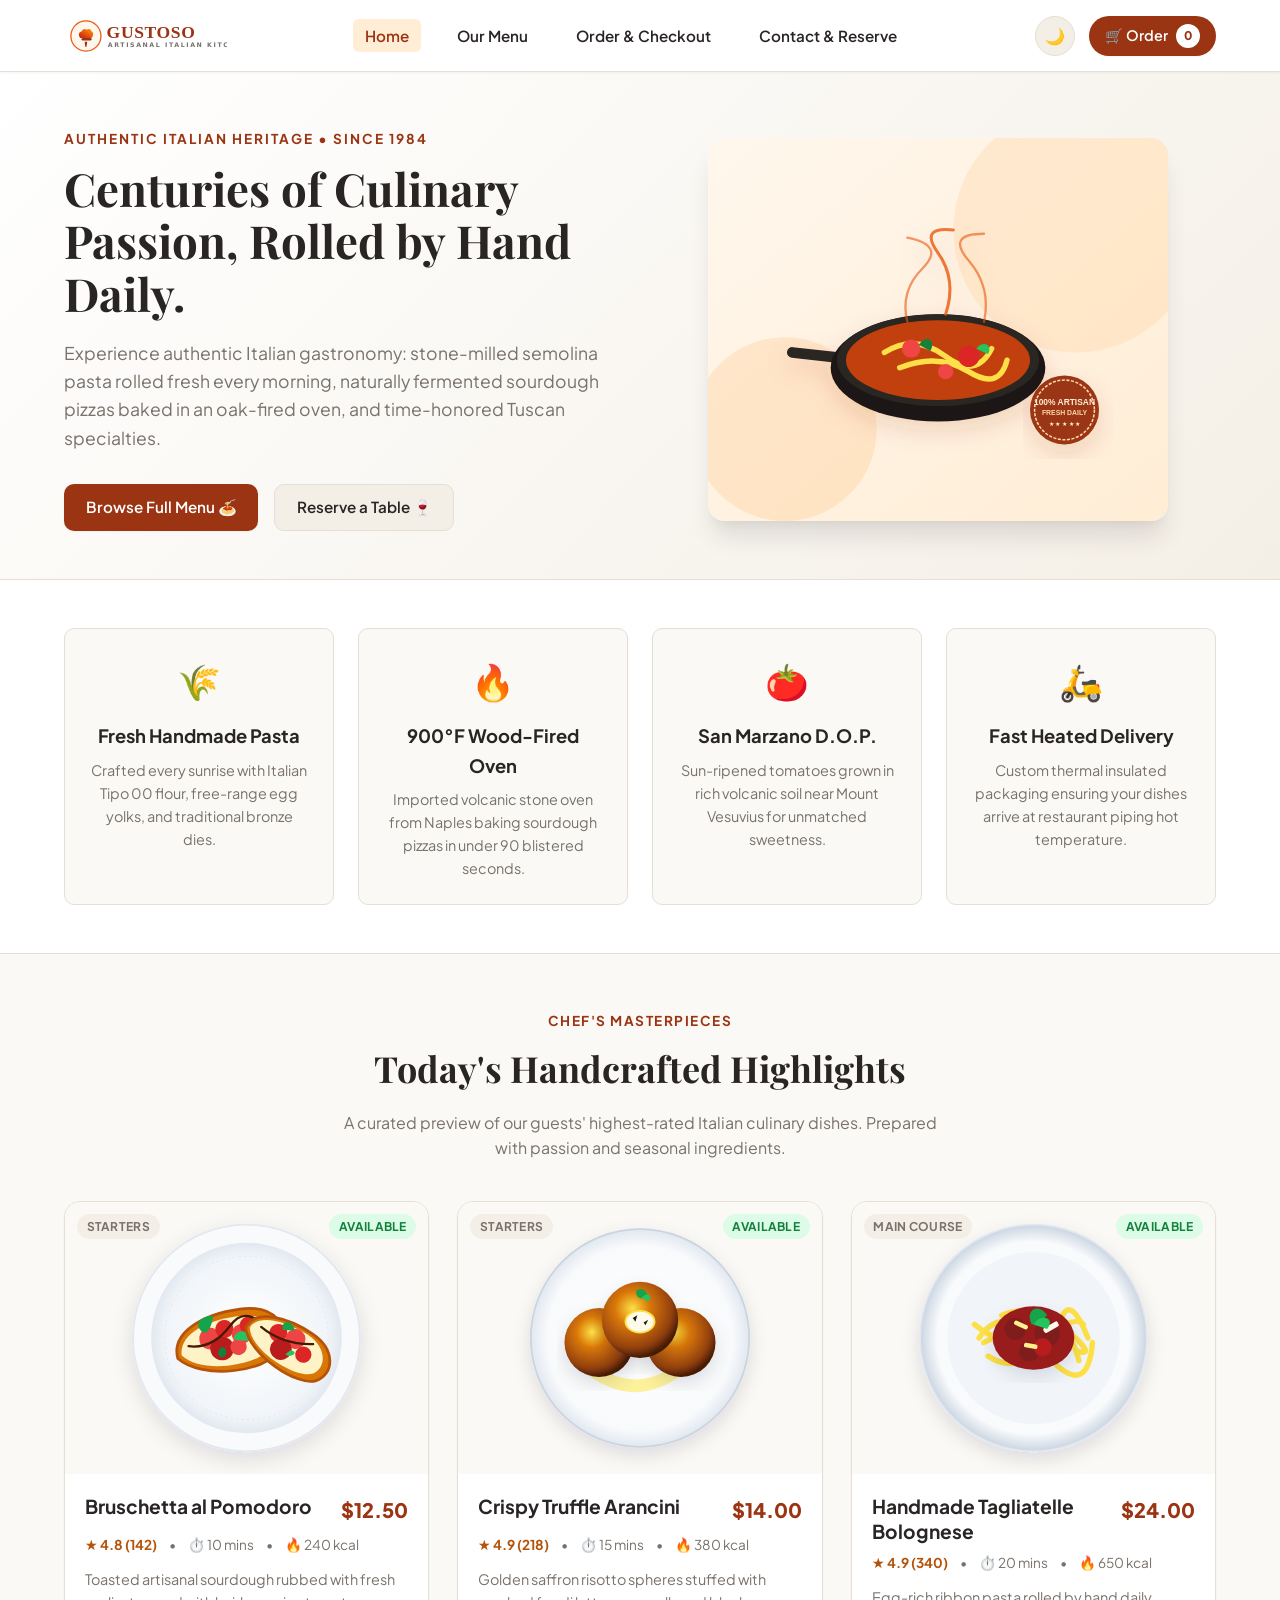
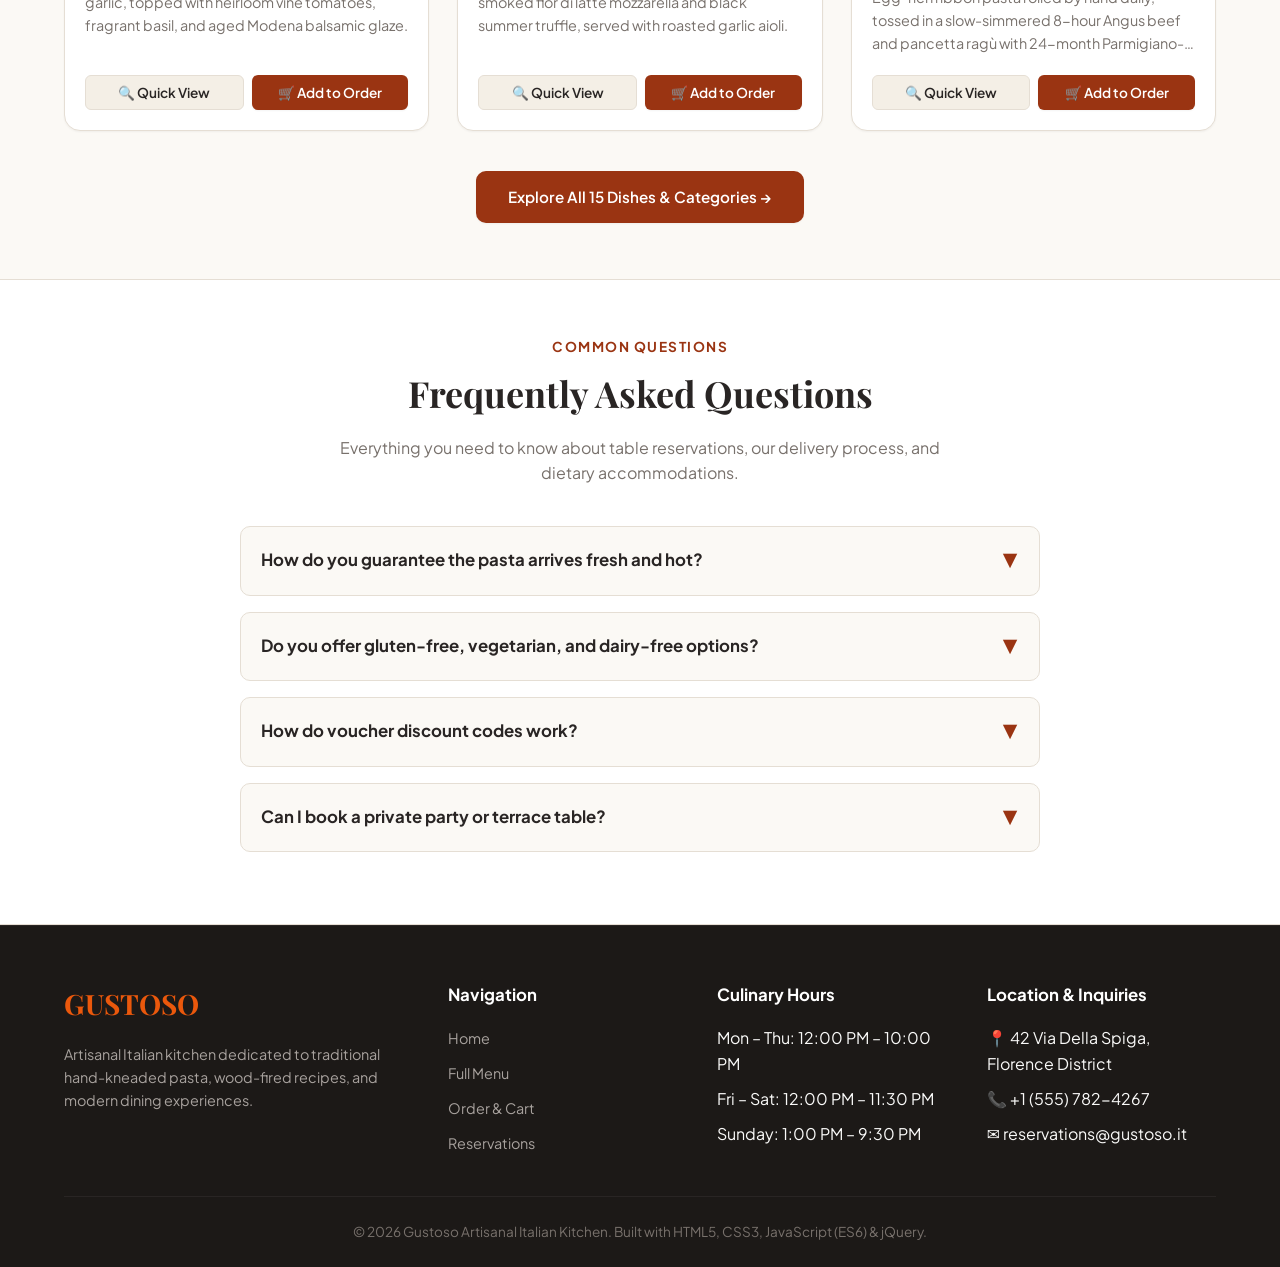
<file: index.html>
<!DOCTYPE html>
<html lang="en">
<head>
  <meta charset="UTF-8" />
  <meta name="viewport" content="width=device-width, initial-scale=1.0" />
  <meta name="description" content="Gustoso Artisanal Italian Kitchen - Authentic handcrafted pasta, wood-fired Neapolitan pizzas, and slow-braised Italian specialties made fresh daily." />
  <meta name="keywords" content="Italian restaurant, artisan pasta, wood-fired pizza, online food ordering, fine dining, trattoria" />
  <title>Gustoso | Artisanal Italian Kitchen &amp; Online Ordering</title>

  <!-- External Stylesheet strictly required -->
  <link rel="stylesheet" href="css/style.css" />

  <!-- Google Fonts for Editorial Typography -->
  <link rel="preconnect" href="https://fonts.googleapis.com" />
  <link rel="preconnect" href="https://fonts.gstatic.com" crossorigin />
  <link href="https://fonts.googleapis.com/css2?family=Playfair+Display:ital,wght@0,600;0,700;0,800;1,600&family=Plus+Jakarta+Sans:wght@400;500;600;700;800&display=swap" rel="stylesheet" />
</head>
<body>

  <!-- Site Header & Linked Navigation (Flexbox) -->
  <header class="site-header">
    <div class="container">
      <nav class="site-nav" aria-label="Main Navigation">
        <a href="index.html" class="brand-link" title="Gustoso Home">
          <img src="images/logo.svg" alt="Gustoso Artisanal Italian Kitchen Logo" class="brand-logo" />
        </a>

        <!-- Common Linked Navigation Bar -->
        <ul class="nav-links">
          <li><a href="index.html" class="nav-link active" aria-current="page">Home</a></li>
          <li><a href="products.html" class="nav-link">Our Menu</a></li>
          <li><a href="cart.html" class="nav-link">Order &amp; Checkout</a></li>
          <li><a href="contact.html" class="nav-link">Contact &amp; Reserve</a></li>
        </ul>

        <div class="nav-actions">
          <!-- Light/Dark Mode Switcher (Bonus Feature) -->
          <button type="button" id="theme-toggle" class="theme-toggle-btn" aria-label="Toggle dark/light mode">
            🌙
          </button>

          <!-- Interactive Cart Badge Button -->
          <a href="cart.html" class="nav-cart-btn" title="View your dining cart">
            <span>🛒 Order</span>
            <span id="cart-count" class="cart-badge">0</span>
          </a>
        </div>
      </nav>
    </div>
  </header>

  <!-- Main Semantic Page Content -->
  <main id="main-content">

    <!-- Hero Section (Flexbox layout) -->
    <section class="hero-section" aria-labelledby="hero-heading">
      <div class="container hero-layout">
        <div class="hero-content">
          <p class="hero-subtitle">Authentic Italian Heritage • Since 1984</p>
          <h1 id="hero-heading" class="hero-title">Centuries of Culinary Passion, Rolled by Hand Daily.</h1>
          <p class="hero-description">
            Experience authentic Italian gastronomy: stone-milled semolina pasta rolled fresh every morning, 
            naturally fermented sourdough pizzas baked in an oak-fired oven, and time-honored Tuscan specialties.
          </p>
          <div class="hero-actions">
            <a href="products.html" class="btn btn-primary">Browse Full Menu 🍝</a>
            <a href="contact.html" class="btn btn-secondary">Reserve a Table 🍷</a>
          </div>
        </div>
        <div class="hero-visual">
          <img src="images/hero-chef.svg" alt="Artisan Italian chef searing fresh pasta with herbs and flame" class="hero-img" width="540" height="420" />
        </div>
      </div>
    </section>

    <!-- Culinary Highlights / Features (CSS Grid layout) -->
    <section class="features-section" aria-labelledby="features-heading">
      <div class="container">
        <h2 id="features-heading" class="visually-hidden" style="display:none;">Our Culinary Philosophy</h2>
        <div class="features-grid">
          <article class="feature-card">
            <span class="feature-icon" aria-hidden="true">🌾</span>
            <h3 class="feature-title">Fresh Handmade Pasta</h3>
            <p class="feature-text">Crafted every sunrise with Italian Tipo 00 flour, free-range egg yolks, and traditional bronze dies.</p>
          </article>

          <article class="feature-card">
            <span class="feature-icon" aria-hidden="true">🔥</span>
            <h3 class="feature-title">900°F Wood-Fired Oven</h3>
            <p class="feature-text">Imported volcanic stone oven from Naples baking sourdough pizzas in under 90 blistered seconds.</p>
          </article>

          <article class="feature-card">
            <span class="feature-icon" aria-hidden="true">🍅</span>
            <h3 class="feature-title">San Marzano D.O.P.</h3>
            <p class="feature-text">Sun-ripened tomatoes grown in rich volcanic soil near Mount Vesuvius for unmatched sweetness.</p>
          </article>

          <article class="feature-card">
            <span class="feature-icon" aria-hidden="true">🛵</span>
            <h3 class="feature-title">Fast Heated Delivery</h3>
            <p class="feature-text">Custom thermal insulated packaging ensuring your dishes arrive at restaurant piping hot temperature.</p>
          </article>
        </div>
      </div>
    </section>

    <!-- Featured Dishes Section (Dynamically rendered via AJAX & JavaScript) -->
    <section class="featured-section" aria-labelledby="featured-heading">
      <div class="container">
        <header class="section-header">
          <span class="section-tag">Chef's Masterpieces</span>
          <h2 id="featured-heading" class="section-title">Today's Handcrafted Highlights</h2>
          <p class="section-subtitle">A curated preview of our guests' highest-rated Italian culinary dishes. Prepared with passion and seasonal ingredients.</p>
        </header>

        <!-- Dynamic Featured Dishes Container -->
        <div id="featured-grid" class="dishes-grid" aria-live="polite">
          <!-- Populated dynamically via store.js & ui.js -->
        </div>

        <div style="text-align: center; margin-top: 2.5rem;">
          <a href="products.html" class="btn btn-primary" style="padding: 0.85rem 2rem;">
            Explore All 15 Dishes &amp; Categories →
          </a>
        </div>
      </div>
    </section>

    <!-- FAQ Accordion Section (Animated with jQuery .slideToggle) -->
    <section class="faq-section" aria-labelledby="faq-heading">
      <div class="container">
        <header class="section-header">
          <span class="section-tag">Common Questions</span>
          <h2 id="faq-heading" class="section-title">Frequently Asked Questions</h2>
          <p class="section-subtitle">Everything you need to know about table reservations, our delivery process, and dietary accommodations.</p>
        </header>

        <div class="faq-container">
          <!-- FAQ Item 1 -->
          <article class="faq-item">
            <button type="button" class="faq-question" aria-expanded="false">
              <span>How do you guarantee the pasta arrives fresh and hot?</span>
              <span class="faq-icon" aria-hidden="true">▼</span>
            </button>
            <div class="faq-answer">
              <p>We cook our artisanal pasta slightly al dente and package the sauces in temperature-regulated steam-release containers. When your courier arrives within our 35-minute radius, the dish completes its gentle rest to absolute perfection.</p>
            </div>
          </article>

          <!-- FAQ Item 2 -->
          <article class="faq-item">
            <button type="button" class="faq-question" aria-expanded="false">
              <span>Do you offer gluten-free, vegetarian, and dairy-free options?</span>
              <span class="faq-icon" aria-hidden="true">▼</span>
            </button>
            <div class="faq-answer">
              <p>Yes! We take dietary safety very seriously. Over 60% of our menu items are vegetarian-friendly, and we offer organic corn/rice flour pasta substitutes for nearly every pasta dish upon request in your checkout chef notes.</p>
            </div>
          </article>

          <!-- FAQ Item 3 -->
          <article class="faq-item">
            <button type="button" class="faq-question" aria-expanded="false">
              <span>How do voucher discount codes work?</span>
              <span class="faq-icon" aria-hidden="true">▼</span>
            </button>
            <div class="faq-answer">
              <p>You can enter coupon codes like <strong>GUSTO10</strong> (10% off), <strong>TASTY20</strong> (20% off), or <strong>FREEDELIVERY</strong> directly in the Order &amp; Checkout page. Our rest-parameter discount engine dynamically calculates the deduction in real time!</p>
            </div>
          </article>

          <!-- FAQ Item 4 -->
          <article class="faq-item">
            <button type="button" class="faq-question" aria-expanded="false">
              <span>Can I book a private party or terrace table?</span>
              <span class="faq-icon" aria-hidden="true">▼</span>
            </button>
            <div class="faq-answer">
              <p>Absolutely. Visit our Contact &amp; Reserve page to submit a party booking request. For groups larger than 8, our sommelier and executive chef offer custom tasting menu pairings.</p>
            </div>
          </article>
        </div>
      </div>
    </section>

  </main>

  <!-- Quick-View Dish Modal Dialog -->
  <div id="dish-modal" class="modal-overlay" role="dialog" aria-modal="true" aria-labelledby="modal-dish-title">
    <div class="modal-content">
      <header class="modal-header">
        <h3 id="modal-dish-title" class="modal-title">Dish Details</h3>
        <button type="button" id="modal-close-btn" class="modal-close" aria-label="Close modal window">✕</button>
      </header>
      <div class="modal-body">
        <div class="modal-img-col">
          <img id="modal-dish-img" src="images/hero-chef.svg" alt="Dish preview" class="modal-img" />
        </div>
        <div class="modal-info-col">
          <div id="modal-dish-meta" class="dish-meta"></div>
          <p id="modal-dish-desc" class="modal-desc"></p>
          <div class="modal-ingredients">
            <h4 class="ingredients-title">Key Artisanal Ingredients:</h4>
            <ul id="modal-dish-ingredients" class="ingredients-list"></ul>
          </div>
        </div>
      </div>
      <footer class="modal-footer">
        <span id="modal-dish-price" class="dish-price">$0.00</span>
        <button type="button" id="modal-add-cart-btn" class="btn btn-primary">Add to Order</button>
      </footer>
    </div>
  </div>

  <!-- Floating Toast Notification (jQuery fadeIn/fadeOut) -->
  <aside id="toast-notification" class="toast-notification" role="status" aria-live="polite">
    Order updated!
  </aside>

  <!-- Back to Top Button (jQuery .animate smooth scroll) -->
  <button type="button" id="back-to-top" class="back-to-top" aria-label="Scroll back to top of page" title="Back to top">
    ↑
  </button>

  <!-- Semantic Site Footer -->
  <footer class="site-footer">
    <div class="container">
      <div class="footer-grid">
        <div class="footer-brand">
          <div class="footer-logo-text">GUSTOSO</div>
          <p class="footer-desc">
            Artisanal Italian kitchen dedicated to traditional hand-kneaded pasta, wood-fired recipes, and modern dining experiences.
          </p>
        </div>

        <div>
          <h4 class="footer-title">Navigation</h4>
          <ul class="footer-links">
            <li><a href="index.html" class="footer-link">Home</a></li>
            <li><a href="products.html" class="footer-link">Full Menu</a></li>
            <li><a href="cart.html" class="footer-link">Order &amp; Cart</a></li>
            <li><a href="contact.html" class="footer-link">Reservations</a></li>
          </ul>
        </div>

        <div>
          <h4 class="footer-title">Culinary Hours</h4>
          <ul class="footer-links">
            <li>Mon – Thu: 12:00 PM – 10:00 PM</li>
            <li>Fri – Sat: 12:00 PM – 11:30 PM</li>
            <li>Sunday: 1:00 PM – 9:30 PM</li>
          </ul>
        </div>

        <div>
          <h4 class="footer-title">Location &amp; Inquiries</h4>
          <ul class="footer-links">
            <li>📍 42 Via Della Spiga, Florence District</li>
            <li>📞 +1 (555) 782-4267</li>
            <li>✉️ reservations@gustoso.it</li>
          </ul>
        </div>
      </div>

      <div class="footer-bottom">
        <p>&copy; 2026 Gustoso Artisanal Italian Kitchen. Built with HTML5, CSS3, JavaScript (ES6) &amp; jQuery.</p>
      </div>
    </div>
  </footer>

  <!-- Scripts: jQuery CDN, Fallback Data, ES6 Store Logic, jQuery UI & AJAX -->
  <script src="https://code.jquery.com/jquery-3.7.1.min.js"></script>
  <script src="js/data.js"></script>
  <script src="js/store.js"></script>
  <script src="js/ui.js"></script>
</body>
</html>
</file>
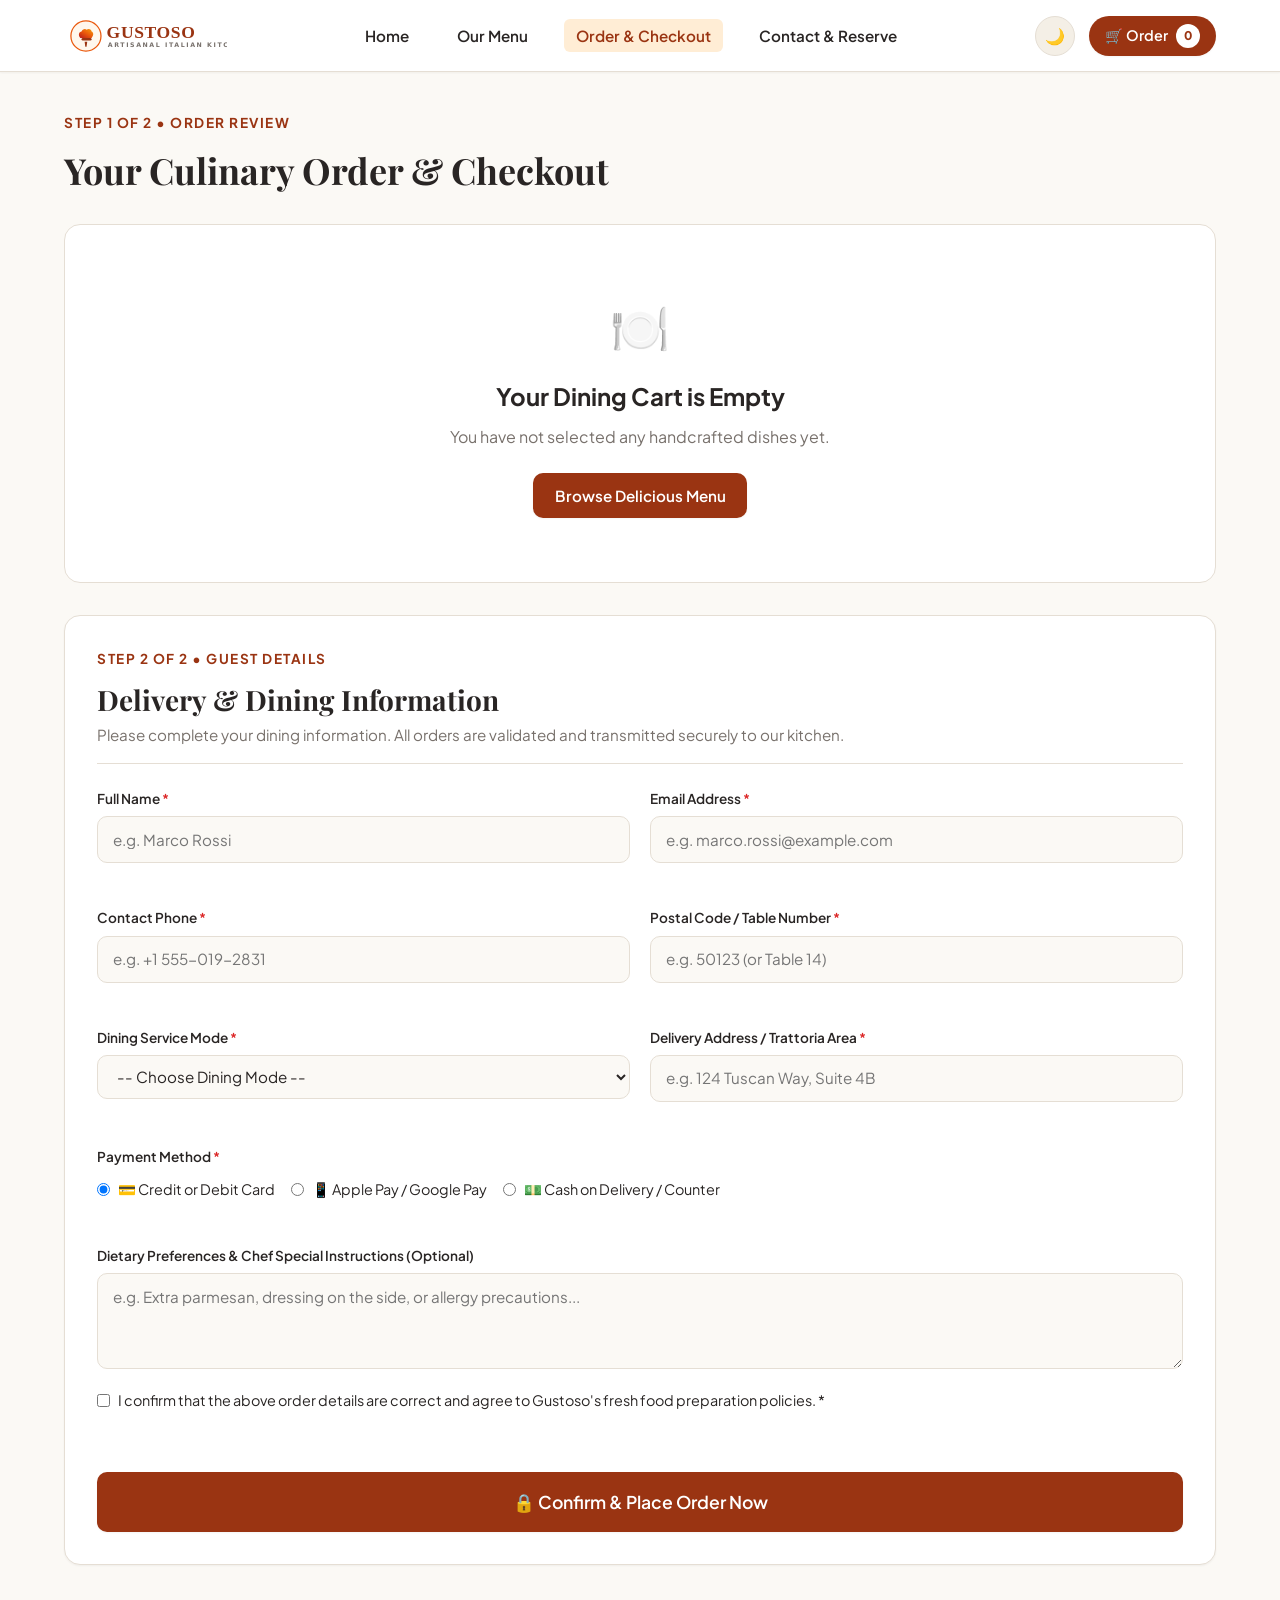
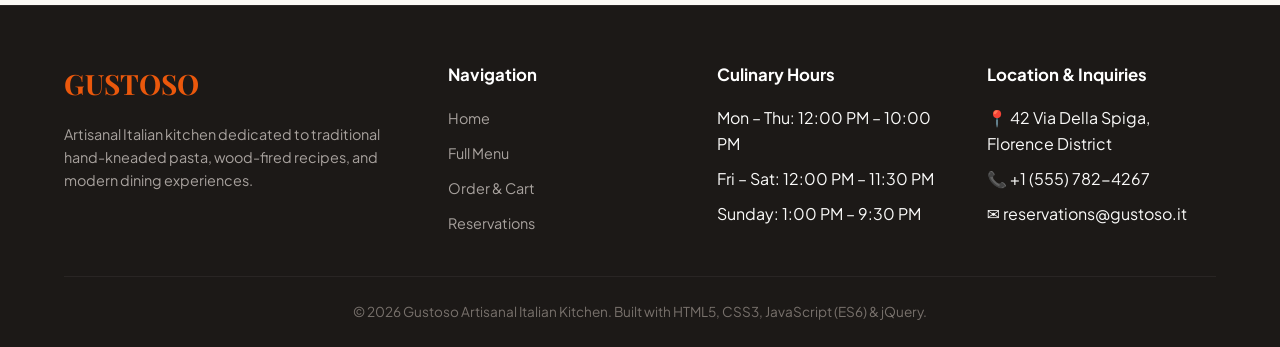
<file: cart.html>
<!DOCTYPE html>
<html lang="en">
<head>
  <meta charset="UTF-8" />
  <meta name="viewport" content="width=device-width, initial-scale=1.0" />
  <meta name="description" content="Review your artisanal Italian order, modify quantities, apply discount voucher coupons, and fill in our verified checkout form." />
  <meta name="keywords" content="order summary, cart table, checkout form, discount code, restaurant delivery" />
  <title>Order &amp; Checkout | Gustoso Artisanal Kitchen</title>

  <!-- External Stylesheet strictly required -->
  <link rel="stylesheet" href="css/style.css" />

  <!-- Google Fonts for Editorial Typography -->
  <link rel="preconnect" href="https://fonts.googleapis.com" />
  <link rel="preconnect" href="https://fonts.gstatic.com" crossorigin />
  <link href="https://fonts.googleapis.com/css2?family=Playfair+Display:ital,wght@0,600;0,700;0,800;1,600&family=Plus+Jakarta+Sans:wght@400;500;600;700;800&display=swap" rel="stylesheet" />
</head>
<body>

  <!-- Site Header & Common Linked Navigation (Flexbox) -->
  <header class="site-header">
    <div class="container">
      <nav class="site-nav" aria-label="Main Navigation">
        <a href="index.html" class="brand-link" title="Gustoso Home">
          <img src="images/logo.svg" alt="Gustoso Artisanal Italian Kitchen Logo" class="brand-logo" />
        </a>

        <!-- Common Linked Navigation Bar -->
        <ul class="nav-links">
          <li><a href="index.html" class="nav-link">Home</a></li>
          <li><a href="products.html" class="nav-link">Our Menu</a></li>
          <li><a href="cart.html" class="nav-link active" aria-current="page">Order &amp; Checkout</a></li>
          <li><a href="contact.html" class="nav-link">Contact &amp; Reserve</a></li>
        </ul>

        <div class="nav-actions">
          <!-- Light/Dark Mode Switcher -->
          <button type="button" id="theme-toggle" class="theme-toggle-btn" aria-label="Toggle dark/light mode">
            🌙
          </button>

          <!-- Interactive Cart Badge Button -->
          <a href="cart.html" class="nav-cart-btn" title="View your dining cart">
            <span>🛒 Order</span>
            <span id="cart-count" class="cart-badge">0</span>
          </a>
        </div>
      </nav>
    </div>
  </header>

  <!-- Main Semantic Page Content -->
  <main id="main-content">

    <section class="cart-section" style="padding: 2.5rem 0;" aria-labelledby="cart-heading">
      <div class="container">

        <header class="section-header" style="text-align: left; margin-bottom: 1.5rem;">
          <span class="section-tag">Step 1 of 2 • Order Review</span>
          <h1 id="cart-heading" class="section-title">Your Culinary Order &amp; Checkout</h1>
        </header>

        <!-- Empty Cart Notice (Shown dynamically if cart is empty) -->
        <div id="cart-empty-state" style="display: none; text-align: center; padding: 4rem 1rem; background: var(--bg-surface); border-radius: var(--radius-lg); border: 1px solid var(--border-color);">
          <p style="font-size: 3rem; margin-bottom: 0.75rem;">🍽️</p>
          <h2 style="font-size: 1.5rem; font-weight: 700; margin-bottom: 0.5rem;">Your Dining Cart is Empty</h2>
          <p style="color: var(--text-muted); margin-bottom: 1.5rem;">You have not selected any handcrafted dishes yet.</p>
          <a href="products.html" class="btn btn-primary">Browse Delicious Menu</a>
        </div>

        <!-- Cart Content Wrapper (Grid Layout: Table on left, Summary on right) -->
        <div id="cart-content-wrapper" class="cart-layout">

          <!-- Left Column: Order Items Table (Strictly requires <table>) -->
          <div class="cart-table-wrapper">
            <h2 style="font-size: 1.25rem; font-weight: 700; margin-bottom: 1rem;">Selected Dishes</h2>
            <table class="cart-table" aria-label="Your Ordered Items">
              <thead>
                <tr>
                  <th scope="col">Dish</th>
                  <th scope="col">Unit Price</th>
                  <th scope="col">Quantity</th>
                  <th scope="col">Subtotal</th>
                  <th scope="col">Action</th>
                </tr>
              </thead>
              <tbody id="cart-table-body">
                <!-- Rows injected dynamically via store.js -->
              </tbody>
            </table>
          </div>

          <!-- Right Column: Order Summary & Coupon Code Engine -->
          <aside class="order-summary-card" aria-labelledby="summary-heading">
            <h2 id="summary-heading" class="summary-title">Bill Breakdown</h2>

            <div class="summary-row">
              <span>Items Subtotal:</span>
              <strong id="summary-subtotal">$0.00</strong>
            </div>

            <!-- Discount Row (Dynamically calculated via Rest Parameter function) -->
            <div id="summary-discount-row" class="summary-row discount-row" style="display: none;">
              <span>Voucher Savings:</span>
              <strong id="summary-discount">-$0.00</strong>
            </div>

            <div class="summary-row">
              <span>Kitchen Express Delivery:</span>
              <strong id="summary-delivery">$4.99</strong>
            </div>

            <!-- Grand Total Row (calculated via reduce()) -->
            <div class="summary-row total-row">
              <span>Grand Total:</span>
              <span id="summary-grand-total" style="color: var(--primary);">$0.00</span>
            </div>

            <!-- Voucher Code Engine (Bonus Feature: Rest Parameter function) -->
            <div class="coupon-box">
              <input 
                type="text" 
                id="coupon-code-input" 
                class="coupon-input" 
                placeholder="PROMO CODE (e.g. GUSTO10)" 
                aria-label="Voucher or promo code" 
              />
              <button type="button" id="apply-coupon-btn" class="btn btn-secondary btn-sm">
                Apply
              </button>
            </div>
            <p id="coupon-feedback" style="font-size: 0.8rem; font-weight: 600; min-height: 1.2rem;"></p>
            <p style="font-size: 0.75rem; color: var(--text-muted); margin-top: 0.25rem;">
              💡 <em>Try active promotion codes: <strong>GUSTO10</strong> (10% off), <strong>TASTY20</strong> (20% off), or <strong>FREEDELIVERY</strong>!</em>
            </p>
          </aside>

        </div>

        <!-- Step 2: Checkout Form (Form with at least 6 fields & HTML5 validation) -->
        <section class="form-card" aria-labelledby="checkout-form-title">
          <header style="margin-bottom: 1.5rem; border-bottom: 1px solid var(--border-color); padding-bottom: 1rem;">
            <span class="section-tag">Step 2 of 2 • Guest Details</span>
            <h2 id="checkout-form-title" style="font-family: var(--font-serif); font-size: 1.75rem;">Delivery &amp; Dining Information</h2>
            <p style="color: var(--text-muted); font-size: 0.95rem;">Please complete your dining information. All orders are validated and transmitted securely to our kitchen.</p>
          </header>

          <!-- Order Placed Success Confirmation Box -->
          <div id="checkout-success-message" style="display: none;"></div>

          <form id="checkout-form" novalidate aria-label="Checkout Form">
            <div class="form-grid">

              <!-- Field 1: Full Name (type="text", minlength, required) -->
              <div class="form-group">
                <label for="checkout-name" class="form-label">
                  Full Name <span class="required-star">*</span>
                </label>
                <input 
                  type="text" 
                  id="checkout-name" 
                  name="full_name" 
                  class="form-control" 
                  placeholder="e.g. Marco Rossi" 
                  required 
                  minlength="3" 
                />
                <span id="error-checkout-name" class="error-message"></span>
              </div>

              <!-- Field 2: Email (type="email", required) -->
              <div class="form-group">
                <label for="checkout-email" class="form-label">
                  Email Address <span class="required-star">*</span>
                </label>
                <input 
                  type="email" 
                  id="checkout-email" 
                  name="email" 
                  class="form-control" 
                  placeholder="e.g. marco.rossi@example.com" 
                  required 
                />
                <span id="error-checkout-email" class="error-message"></span>
              </div>

              <!-- Field 3: Phone (type="tel", pattern, required) -->
              <div class="form-group">
                <label for="checkout-phone" class="form-label">
                  Contact Phone <span class="required-star">*</span>
                </label>
                <input 
                  type="tel" 
                  id="checkout-phone" 
                  name="phone" 
                  class="form-control" 
                  placeholder="e.g. +1 555-019-2831" 
                  pattern="^[+]?[0-9\s-]{8,15}$" 
                  required 
                />
                <span id="error-checkout-phone" class="error-message"></span>
              </div>

              <!-- Field 4: Postal Code or Table Number (type="number", min, required) -->
              <div class="form-group">
                <label for="checkout-number" class="form-label">
                  Postal Code / Table Number <span class="required-star">*</span>
                </label>
                <input 
                  type="number" 
                  id="checkout-number" 
                  name="postal_or_table" 
                  class="form-control" 
                  placeholder="e.g. 50123 (or Table 14)" 
                  min="1" 
                  required 
                />
                <span id="error-checkout-number" class="error-message"></span>
              </div>

              <!-- Field 5: Dining Service Type (select, required) -->
              <div class="form-group">
                <label for="checkout-dining-type" class="form-label">
                  Dining Service Mode <span class="required-star">*</span>
                </label>
                <select id="checkout-dining-type" name="dining_type" class="form-control" required>
                  <option value="">-- Choose Dining Mode --</option>
                  <option value="delivery">Express Home Delivery (35-45 mins)</option>
                  <option value="pickup">Curbside Trattoria Pickup</option>
                  <option value="dine-in">Dine-In Table Order</option>
                </select>
                <span id="error-checkout-dining-type" class="error-message"></span>
              </div>

              <!-- Field 6: Street Address (type="text", minlength, required) -->
              <div class="form-group">
                <label for="checkout-address" class="form-label">
                  Delivery Address / Trattoria Area <span class="required-star">*</span>
                </label>
                <input 
                  type="text" 
                  id="checkout-address" 
                  name="street_address" 
                  class="form-control" 
                  placeholder="e.g. 124 Tuscan Way, Suite 4B" 
                  required 
                  minlength="5" 
                />
                <span id="error-checkout-address" class="error-message"></span>
              </div>

              <!-- Field 7: Payment Method (radio options) -->
              <div class="form-group full-width">
                <label class="form-label">
                  Payment Method <span class="required-star">*</span>
                </label>
                <div class="radio-group" role="radiogroup" aria-label="Payment Method Selection">
                  <label class="radio-option">
                    <input type="radio" name="payment_method" value="credit_card" checked />
                    <span>💳 Credit or Debit Card</span>
                  </label>
                  <label class="radio-option">
                    <input type="radio" name="payment_method" value="apple_pay" />
                    <span>📱 Apple Pay / Google Pay</span>
                  </label>
                  <label class="radio-option">
                    <input type="radio" name="payment_method" value="cash" />
                    <span>💵 Cash on Delivery / Counter</span>
                  </label>
                </div>
                <span id="error-payment-method" class="error-message"></span>
              </div>

              <!-- Field 8: Chef Notes / Dietary Requests (textarea) -->
              <div class="form-group full-width">
                <label for="checkout-notes" class="form-label">
                  Dietary Preferences &amp; Chef Special Instructions (Optional)
                </label>
                <textarea 
                  id="checkout-notes" 
                  name="chef_notes" 
                  class="form-control" 
                  rows="3" 
                  placeholder="e.g. Extra parmesan, dressing on the side, or allergy precautions..."
                ></textarea>
              </div>

              <!-- Field 9: Terms & Conditions (checkbox, required) -->
              <div class="form-group full-width">
                <label class="checkbox-option">
                  <input type="checkbox" id="checkout-terms" name="agree_terms" required />
                  <span>I confirm that the above order details are correct and agree to Gustoso's fresh food preparation policies. <span class="required-star">*</span></span>
                </label>
                <span id="error-checkout-terms" class="error-message"></span>
              </div>

              <!-- Submit Button -->
              <div class="form-group full-width" style="margin-top: 1rem;">
                <button type="submit" id="submit-order-btn" class="btn btn-primary btn-block" style="padding: 1rem; font-size: 1.1rem;">
                  🔒 Confirm &amp; Place Order Now
                </button>
              </div>

            </div>
          </form>
        </section>

      </div>
    </section>

  </main>

  <!-- Floating Toast Notification (jQuery fadeIn/fadeOut) -->
  <aside id="toast-notification" class="toast-notification" role="status" aria-live="polite">
    Order updated!
  </aside>

  <!-- Back to Top Button (jQuery .animate smooth scroll) -->
  <button type="button" id="back-to-top" class="back-to-top" aria-label="Scroll back to top of page" title="Back to top">
    ↑
  </button>

  <!-- Semantic Site Footer -->
  <footer class="site-footer">
    <div class="container">
      <div class="footer-grid">
        <div class="footer-brand">
          <div class="footer-logo-text">GUSTOSO</div>
          <p class="footer-desc">
            Artisanal Italian kitchen dedicated to traditional hand-kneaded pasta, wood-fired recipes, and modern dining experiences.
          </p>
        </div>

        <div>
          <h4 class="footer-title">Navigation</h4>
          <ul class="footer-links">
            <li><a href="index.html" class="footer-link">Home</a></li>
            <li><a href="products.html" class="footer-link">Full Menu</a></li>
            <li><a href="cart.html" class="footer-link">Order &amp; Cart</a></li>
            <li><a href="contact.html" class="footer-link">Reservations</a></li>
          </ul>
        </div>

        <div>
          <h4 class="footer-title">Culinary Hours</h4>
          <ul class="footer-links">
            <li>Mon – Thu: 12:00 PM – 10:00 PM</li>
            <li>Fri – Sat: 12:00 PM – 11:30 PM</li>
            <li>Sunday: 1:00 PM – 9:30 PM</li>
          </ul>
        </div>

        <div>
          <h4 class="footer-title">Location &amp; Inquiries</h4>
          <ul class="footer-links">
            <li>📍 42 Via Della Spiga, Florence District</li>
            <li>📞 +1 (555) 782-4267</li>
            <li>✉️ reservations@gustoso.it</li>
          </ul>
        </div>
      </div>

      <div class="footer-bottom">
        <p>&copy; 2026 Gustoso Artisanal Italian Kitchen. Built with HTML5, CSS3, JavaScript (ES6) &amp; jQuery.</p>
      </div>
    </div>
  </footer>

  <!-- Scripts: jQuery CDN, Fallback Data, ES6 Store Logic, jQuery UI & AJAX -->
  <script src="https://code.jquery.com/jquery-3.7.1.min.js"></script>
  <script src="js/data.js"></script>
  <script src="js/store.js"></script>
  <script src="js/ui.js"></script>
</body>
</html>
</file>
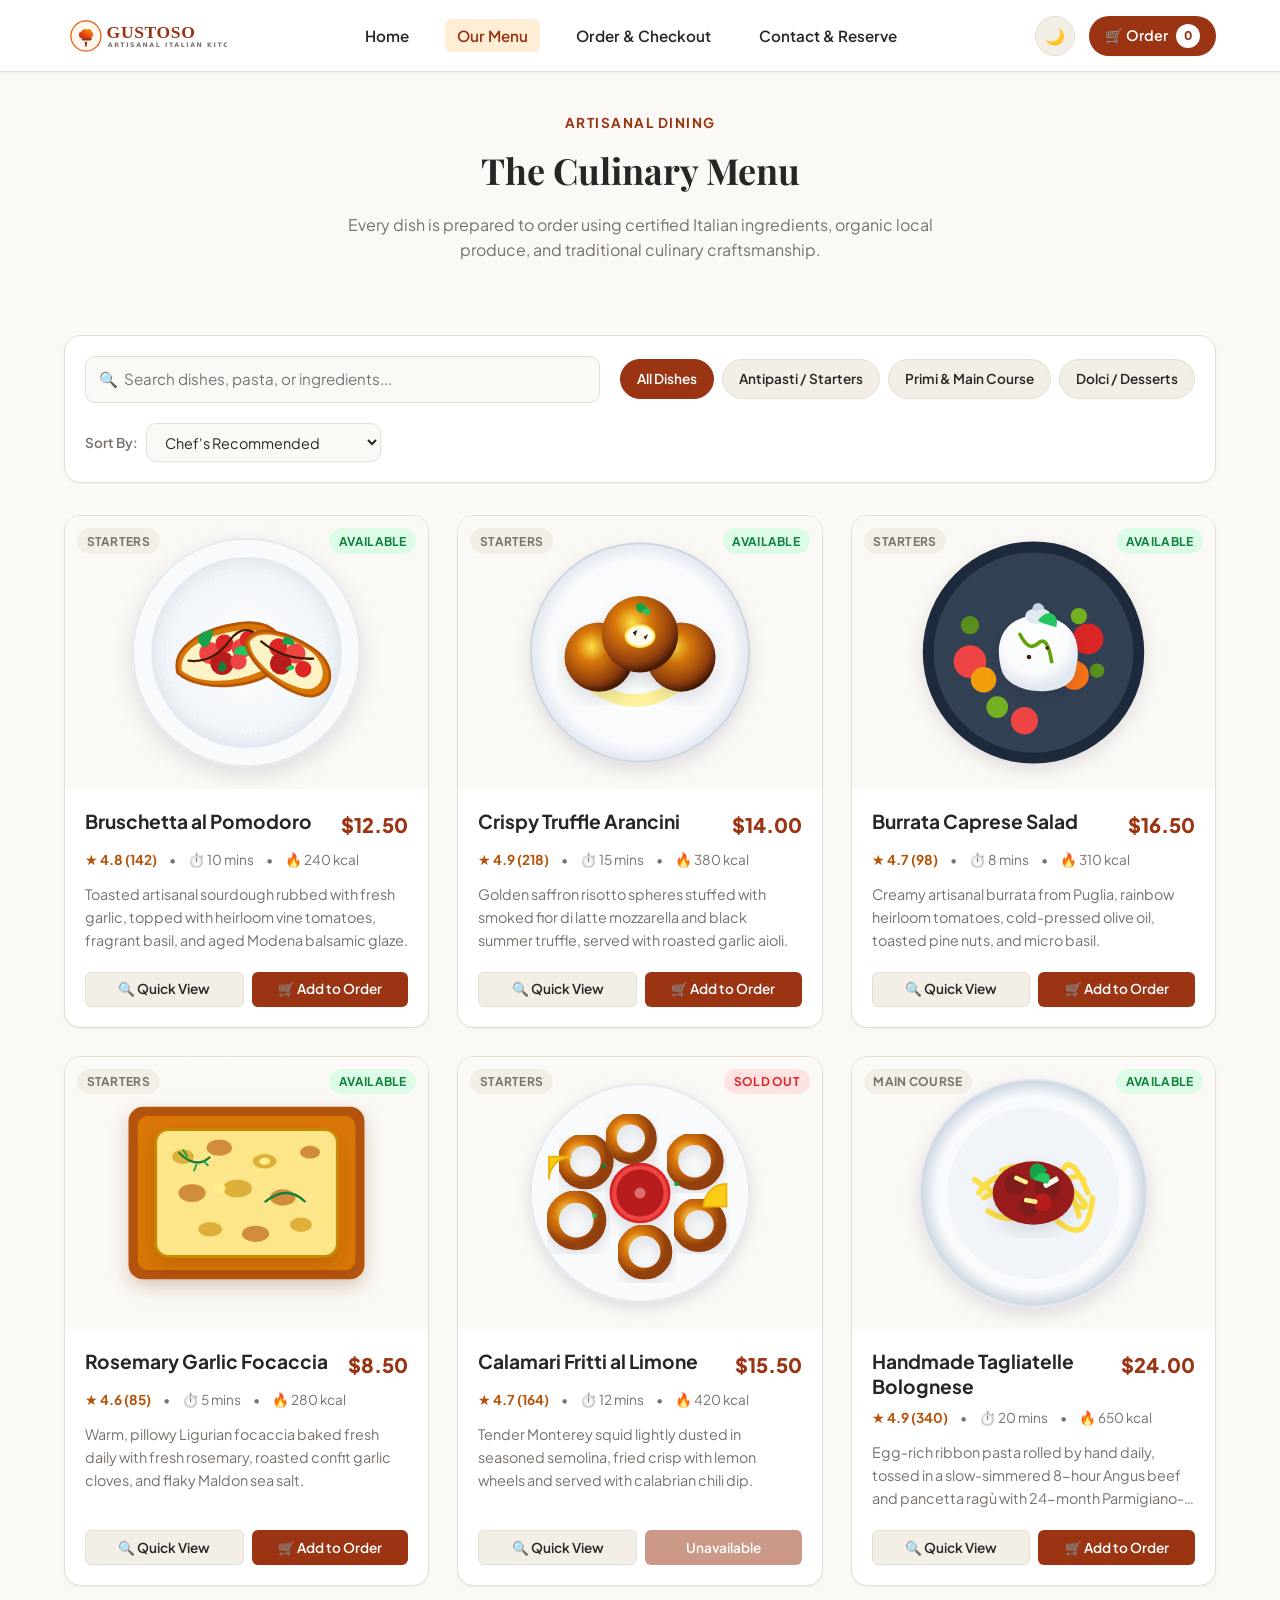
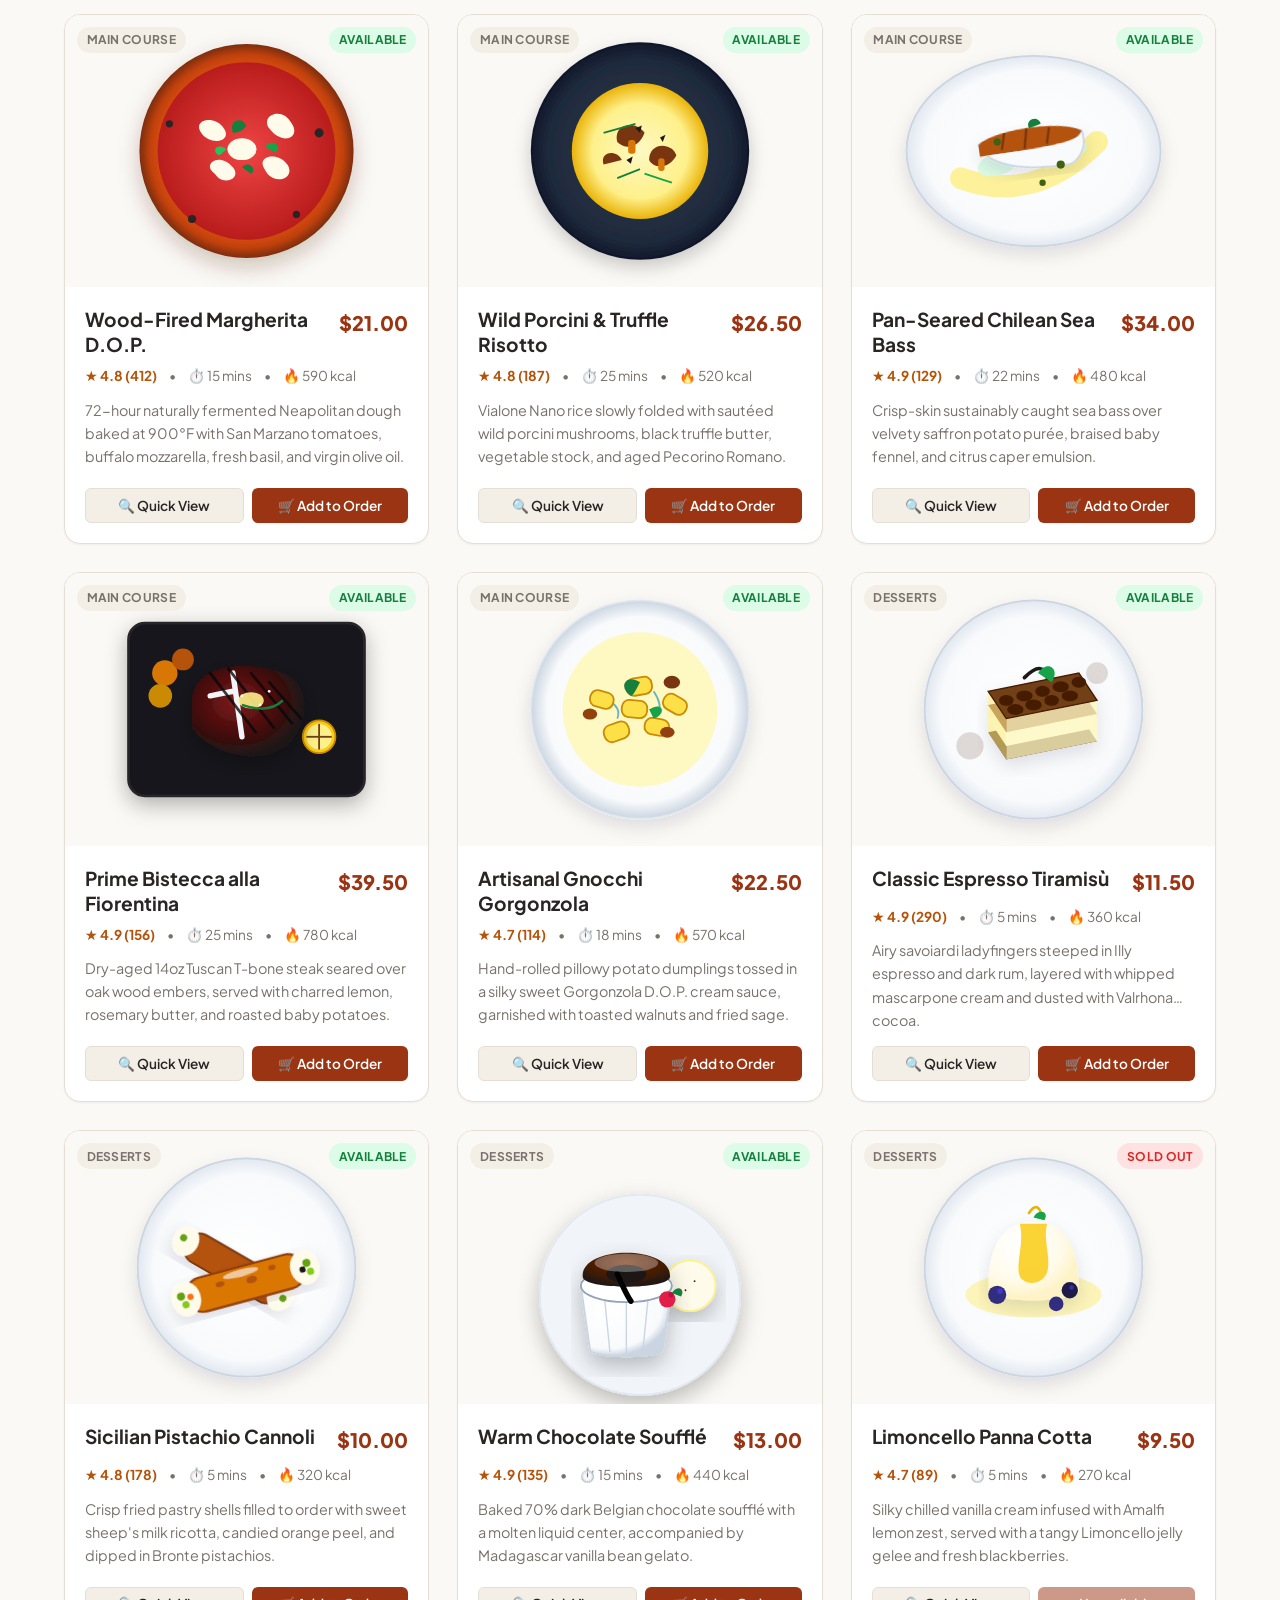
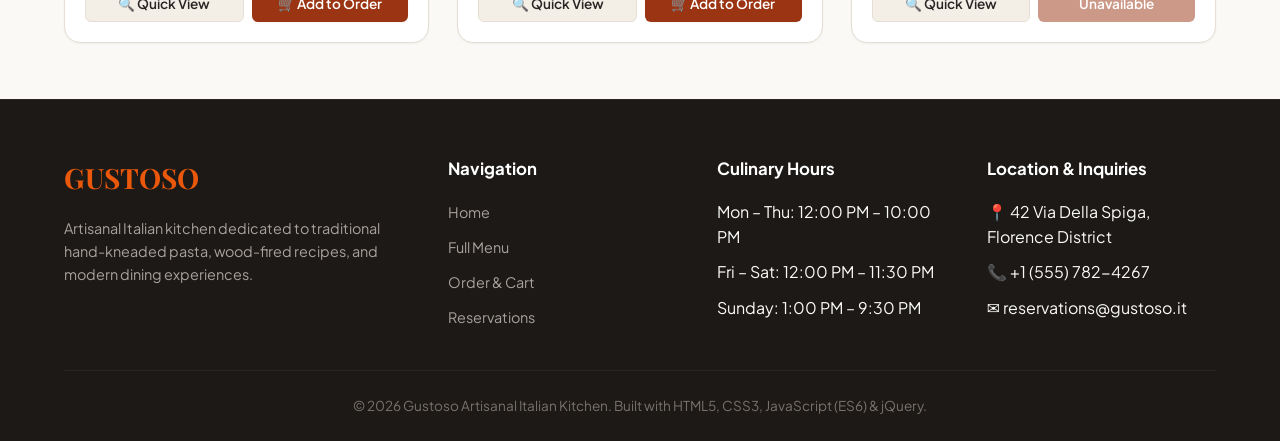
<file: products.html>
<!DOCTYPE html>
<html lang="en">
<head>
  <meta charset="UTF-8" />
  <meta name="viewport" content="width=device-width, initial-scale=1.0" />
  <meta name="description" content="Explore Gustoso's handcrafted Italian menu. Browse antipasti starters, fresh egg pasta, wood-fired pizzas, and artisanal desserts. Order online with instant bill calculation." />
  <meta name="keywords" content="Italian menu, starters, main courses, desserts, handmade pasta, risotto, tiramisu, online order" />
  <title>Our Menu &amp; Dishes | Gustoso Artisanal Kitchen</title>

  <!-- External Stylesheet strictly required -->
  <link rel="stylesheet" href="css/style.css" />

  <!-- Google Fonts for Editorial Typography -->
  <link rel="preconnect" href="https://fonts.googleapis.com" />
  <link rel="preconnect" href="https://fonts.gstatic.com" crossorigin />
  <link href="https://fonts.googleapis.com/css2?family=Playfair+Display:ital,wght@0,600;0,700;0,800;1,600&family=Plus+Jakarta+Sans:wght@400;500;600;700;800&display=swap" rel="stylesheet" />
</head>
<body>

  <!-- Site Header & Common Linked Navigation (Flexbox) -->
  <header class="site-header">
    <div class="container">
      <nav class="site-nav" aria-label="Main Navigation">
        <a href="index.html" class="brand-link" title="Gustoso Home">
          <img src="images/logo.svg" alt="Gustoso Artisanal Italian Kitchen Logo" class="brand-logo" />
        </a>

        <!-- Common Linked Navigation Bar -->
        <ul class="nav-links">
          <li><a href="index.html" class="nav-link">Home</a></li>
          <li><a href="products.html" class="nav-link active" aria-current="page">Our Menu</a></li>
          <li><a href="cart.html" class="nav-link">Order &amp; Checkout</a></li>
          <li><a href="contact.html" class="nav-link">Contact &amp; Reserve</a></li>
        </ul>

        <div class="nav-actions">
          <!-- Light/Dark Mode Switcher -->
          <button type="button" id="theme-toggle" class="theme-toggle-btn" aria-label="Toggle dark/light mode">
            🌙
          </button>

          <!-- Interactive Cart Badge Button -->
          <a href="cart.html" class="nav-cart-btn" title="View your dining cart">
            <span>🛒 Order</span>
            <span id="cart-count" class="cart-badge">0</span>
          </a>
        </div>
      </nav>
    </div>
  </header>

  <!-- Main Semantic Page Content -->
  <main id="main-content">

    <!-- Menu Hero / Introduction -->
    <section class="menu-intro-section" style="padding: 2.5rem 0 1rem; text-align: center;">
      <div class="container">
        <span class="section-tag">Artisanal Dining</span>
        <h1 class="section-title">The Culinary Menu</h1>
        <p class="section-subtitle">
          Every dish is prepared to order using certified Italian ingredients, organic local produce, and traditional culinary craftsmanship.
        </p>
      </div>
    </section>

    <!-- Menu Catalog Section -->
    <section class="menu-section" aria-labelledby="catalog-heading">
      <div class="container">
        <h2 id="catalog-heading" class="visually-hidden" style="display:none;">Dish Catalog</h2>

        <!-- Interactive Controls Bar: Live Search, Filter Buttons, Sorting -->
        <div class="controls-bar" role="search" aria-label="Filter and Sort Dishes">
          <!-- Search by Name or Ingredients (filter()) -->
          <div class="search-box">
            <span class="search-icon" aria-hidden="true">🔍</span>
            <input 
              type="text" 
              id="search-input" 
              class="search-input" 
              placeholder="Search dishes, pasta, or ingredients..." 
              aria-label="Search dishes by name or ingredients" 
            />
          </div>

          <!-- Category Filter Pills (filter()) -->
          <ul class="filter-group" role="tablist" aria-label="Dish Categories">
            <li>
              <button type="button" class="filter-btn active" data-category="all" role="tab" aria-selected="true">
                All Dishes
              </button>
            </li>
            <li>
              <button type="button" class="filter-btn" data-category="starters" role="tab" aria-selected="false">
                Antipasti / Starters
              </button>
            </li>
            <li>
              <button type="button" class="filter-btn" data-category="main_course" role="tab" aria-selected="false">
                Primi &amp; Main Course
              </button>
            </li>
            <li>
              <button type="button" class="filter-btn" data-category="desserts" role="tab" aria-selected="false">
                Dolci / Desserts
              </button>
            </li>
          </ul>

          <!-- Sort Dropdown (sort() with spread operator [...arr]) -->
          <div class="sort-group">
            <label for="sort-select" class="sort-label">Sort By:</label>
            <select id="sort-select" class="sort-select" aria-label="Sort dishes">
              <option value="featured">Chef's Recommended</option>
              <option value="price-asc">Price: Low to High</option>
              <option value="price-desc">Price: High to Low</option>
              <option value="rating">Highest Customer Rating</option>
              <option value="name">Alphabetical (A to Z)</option>
            </select>
          </div>
        </div>

        <!-- AJAX Loading Indicator & Fallback Error Alerts -->
        <div id="products-loader" style="text-align: center; padding: 2rem; font-weight: 600; color: var(--primary);"></div>
        <div id="products-error" style="display: none; background: var(--bg-subtle); padding: 1rem; border-radius: var(--radius-md); margin-bottom: 1.5rem; text-align: center; border: 1px solid var(--border-color);"></div>

        <!-- Dynamic Responsive Product Grid (CSS Grid: 3 cols -> 2 cols @ 768px -> 1 col @ 480px) -->
        <div id="dishes-grid" class="dishes-grid" aria-live="polite">
          <!-- Populated dynamically via store.js & jQuery AJAX ui.js -->
        </div>

      </div>
    </section>

  </main>

  <!-- Quick-View Dish Modal Dialog (Powered by Array.prototype.find()) -->
  <div id="dish-modal" class="modal-overlay" role="dialog" aria-modal="true" aria-labelledby="modal-dish-title">
    <div class="modal-content">
      <header class="modal-header">
        <h3 id="modal-dish-title" class="modal-title">Dish Details</h3>
        <button type="button" id="modal-close-btn" class="modal-close" aria-label="Close modal window">✕</button>
      </header>
      <div class="modal-body">
        <div class="modal-img-col">
          <img id="modal-dish-img" src="images/hero-chef.svg" alt="Dish preview" class="modal-img" />
        </div>
        <div class="modal-info-col">
          <div id="modal-dish-meta" class="dish-meta"></div>
          <p id="modal-dish-desc" class="modal-desc"></p>
          <div class="modal-ingredients">
            <h4 class="ingredients-title">Key Artisanal Ingredients:</h4>
            <ul id="modal-dish-ingredients" class="ingredients-list"></ul>
          </div>
        </div>
      </div>
      <footer class="modal-footer">
        <span id="modal-dish-price" class="dish-price">$0.00</span>
        <button type="button" id="modal-add-cart-btn" class="btn btn-primary">Add to Order</button>
      </footer>
    </div>
  </div>

  <!-- Floating Toast Notification (jQuery fadeIn/fadeOut) -->
  <aside id="toast-notification" class="toast-notification" role="status" aria-live="polite">
    Order updated!
  </aside>

  <!-- Back to Top Button (jQuery .animate smooth scroll) -->
  <button type="button" id="back-to-top" class="back-to-top" aria-label="Scroll back to top of page" title="Back to top">
    ↑
  </button>

  <!-- Semantic Site Footer -->
  <footer class="site-footer">
    <div class="container">
      <div class="footer-grid">
        <div class="footer-brand">
          <div class="footer-logo-text">GUSTOSO</div>
          <p class="footer-desc">
            Artisanal Italian kitchen dedicated to traditional hand-kneaded pasta, wood-fired recipes, and modern dining experiences.
          </p>
        </div>

        <div>
          <h4 class="footer-title">Navigation</h4>
          <ul class="footer-links">
            <li><a href="index.html" class="footer-link">Home</a></li>
            <li><a href="products.html" class="footer-link">Full Menu</a></li>
            <li><a href="cart.html" class="footer-link">Order &amp; Cart</a></li>
            <li><a href="contact.html" class="footer-link">Reservations</a></li>
          </ul>
        </div>

        <div>
          <h4 class="footer-title">Culinary Hours</h4>
          <ul class="footer-links">
            <li>Mon – Thu: 12:00 PM – 10:00 PM</li>
            <li>Fri – Sat: 12:00 PM – 11:30 PM</li>
            <li>Sunday: 1:00 PM – 9:30 PM</li>
          </ul>
        </div>

        <div>
          <h4 class="footer-title">Location &amp; Inquiries</h4>
          <ul class="footer-links">
            <li>📍 42 Via Della Spiga, Florence District</li>
            <li>📞 +1 (555) 782-4267</li>
            <li>✉️ reservations@gustoso.it</li>
          </ul>
        </div>
      </div>

      <div class="footer-bottom">
        <p>&copy; 2026 Gustoso Artisanal Italian Kitchen. Built with HTML5, CSS3, JavaScript (ES6) &amp; jQuery.</p>
      </div>
    </div>
  </footer>

  <!-- Scripts: jQuery CDN, Fallback Data, ES6 Store Logic, jQuery UI & AJAX -->
  <script src="https://code.jquery.com/jquery-3.7.1.min.js"></script>
  <script src="js/data.js"></script>
  <script src="js/store.js"></script>
  <script src="js/ui.js"></script>
</body>
</html>
</file>
<file: css/style.css>
/* ==========================================================================
   Gustoso Artisanal Kitchen - Main Stylesheet
   Technologies: Modern CSS3 (Flexbox, CSS Grid, Custom Properties, Media Queries)
   Compliance: Semantic layout, strict Box-Model, No inline styles.
   ========================================================================== */

/* --------------------------------------------------------------------------
   1. Design Tokens & Theme Variables
   -------------------------------------------------------------------------- */
:root {
  /* Warm Culinary Palette (Light Mode) */
  --primary: #9a3412;        /* Tuscan Terracotta / Deep Brick */
  --primary-hover: #7c2d12;
  --primary-light: #ffedd5;
  --secondary: #15803d;      /* Fresh Basil Green */
  --secondary-hover: #166534;
  --secondary-light: #dcfce7;
  --accent: #d97706;         /* Saffron / Warm Gold */
  --accent-light: #fef3c7;
  --danger: #dc2626;
  --danger-light: #fee2e2;

  --bg-main: #fbf9f5;        /* Warm parchment white */
  --bg-surface: #ffffff;
  --bg-card: #ffffff;
  --bg-subtle: #f4efe6;
  --border-color: #e5ded4;
  --border-focus: #ea580c;

  --text-main: #292524;      /* Deep espresso text */
  --text-muted: #78716c;     /* Stone muted text */
  --text-inverse: #ffffff;

  --shadow-sm: 0 1px 2px rgba(41, 37, 36, 0.05);
  --shadow-md: 0 4px 6px -1px rgba(41, 37, 36, 0.08), 0 2px 4px -2px rgba(41, 37, 36, 0.05);
  --shadow-lg: 0 10px 15px -3px rgba(41, 37, 36, 0.1), 0 4px 6px -4px rgba(41, 37, 36, 0.06);
  --shadow-xl: 0 20px 25px -5px rgba(41, 37, 36, 0.12), 0 8px 10px -6px rgba(41, 37, 36, 0.05);

  --radius-sm: 6px;
  --radius-md: 10px;
  --radius-lg: 16px;
  --radius-full: 9999px;

  --font-serif: 'Playfair Display', Georgia, 'Times New Roman', serif;
  --font-sans: 'Plus Jakarta Sans', system-ui, -apple-system, BlinkMacSystemFont, 'Segoe UI', Roboto, sans-serif;
  --transition-fast: 0.18s ease;
  --transition-normal: 0.28s ease;
}

/* Dark Mode Palette */
[data-theme="dark"] {
  --primary: #ea580c;
  --primary-hover: #f97316;
  --primary-light: #431407;
  --secondary: #22c55e;
  --secondary-hover: #4ade80;
  --secondary-light: #052e16;
  --accent: #f59e0b;
  --accent-light: #451a03;
  --danger: #ef4444;
  --danger-light: #450a0a;

  --bg-main: #141210;        /* Deep Charcoal / Dark Espresso */
  --bg-surface: #1c1917;
  --bg-card: #221f1d;
  --bg-subtle: #292524;
  --border-color: #3b3531;
  --border-focus: #f97316;

  --text-main: #fafaf9;
  --text-muted: #a8a29e;
  --text-inverse: #141210;

  --shadow-sm: 0 1px 2px rgba(0, 0, 0, 0.4);
  --shadow-md: 0 4px 6px -1px rgba(0, 0, 0, 0.5);
  --shadow-lg: 0 10px 15px -3px rgba(0, 0, 0, 0.6);
  --shadow-xl: 0 20px 25px -5px rgba(0, 0, 0, 0.7);
}

/* --------------------------------------------------------------------------
   2. Reset & Box Model
   -------------------------------------------------------------------------- */
*, *::before, *::after {
  box-sizing: border-box;
  margin: 0;
  padding: 0;
}

html {
  font-size: 16px;
  scroll-behavior: smooth;
}

body {
  font-family: var(--font-sans);
  background-color: var(--bg-main);
  color: var(--text-main);
  line-height: 1.6;
  min-height: 100vh;
  display: flex;
  flex-direction: column;
  transition: background-color var(--transition-normal), color var(--transition-normal);
}

img {
  max-width: 100%;
  height: auto;
  display: block;
}

a {
  color: var(--primary);
  text-decoration: none;
  transition: color var(--transition-fast);
}

a:hover, a:focus-visible {
  color: var(--primary-hover);
}

button, input, select, textarea {
  font: inherit;
  color: inherit;
}

button {
  cursor: pointer;
  border: none;
  background: none;
}

/* Visible Accessibility Focus State */
:focus-visible {
  outline: 2px solid var(--border-focus);
  outline-offset: 3px;
}

/* Container Utility */
.container {
  width: 100%;
  max-width: 1200px;
  margin-left: auto;
  margin-right: auto;
  padding-left: 1.5rem;
  padding-right: 1.5rem;
}

/* --------------------------------------------------------------------------
   3. Header & Navigation Bar (Flexbox)
   -------------------------------------------------------------------------- */
.site-header {
  position: sticky;
  top: 0;
  z-index: 100;
  background-color: var(--bg-surface);
  border-bottom: 1px solid var(--border-color);
  box-shadow: var(--shadow-sm);
  transition: background-color var(--transition-normal), border-color var(--transition-normal);
}

.site-nav {
  display: flex;
  align-items: center;
  justify-content: space-between;
  padding-top: 0.85rem;
  padding-bottom: 0.85rem;
}

.brand-link {
  display: flex;
  align-items: center;
  gap: 0.75rem;
}

.brand-logo {
  height: 44px;
  width: auto;
}

.nav-links {
  display: flex;
  align-items: center;
  list-style: none;
  gap: 1.5rem;
}

.nav-link {
  font-weight: 600;
  font-size: 0.95rem;
  color: var(--text-main);
  padding: 0.45rem 0.75rem;
  border-radius: var(--radius-sm);
  transition: background-color var(--transition-fast), color var(--transition-fast);
  position: relative;
}

.nav-link:hover {
  color: var(--primary);
  background-color: var(--primary-light);
}

.nav-link.active {
  color: var(--primary);
  background-color: var(--primary-light);
}

.nav-actions {
  display: flex;
  align-items: center;
  gap: 0.85rem;
}

/* Theme Toggle Button */
.theme-toggle-btn {
  display: flex;
  align-items: center;
  justify-content: center;
  width: 40px;
  height: 40px;
  border-radius: var(--radius-full);
  background-color: var(--bg-subtle);
  border: 1px solid var(--border-color);
  color: var(--text-main);
  transition: all var(--transition-fast);
}

.theme-toggle-btn:hover {
  background-color: var(--primary-light);
  color: var(--primary);
}

/* Cart Button in Nav */
.nav-cart-btn {
  display: flex;
  align-items: center;
  gap: 0.5rem;
  padding: 0.5rem 1rem;
  background-color: var(--primary);
  color: var(--text-inverse);
  border-radius: var(--radius-full);
  font-weight: 600;
  font-size: 0.9rem;
  box-shadow: var(--shadow-sm);
  transition: all var(--transition-fast);
}

.nav-cart-btn:hover {
  background-color: var(--primary-hover);
  color: var(--text-inverse);
  transform: translateY(-1px);
}

.cart-badge {
  background-color: #ffffff;
  color: var(--primary);
  font-size: 0.75rem;
  font-weight: 800;
  padding: 0.15rem 0.5rem;
  border-radius: var(--radius-full);
  min-width: 1.3rem;
  text-align: center;
}

[data-theme="dark"] .cart-badge {
  background-color: var(--bg-surface);
  color: var(--text-main);
}

/* Mobile Nav Toggle */
.mobile-nav-toggle {
  display: none;
  font-size: 1.5rem;
  padding: 0.4rem;
  color: var(--text-main);
}

/* --------------------------------------------------------------------------
   4. Buttons & Badges
   -------------------------------------------------------------------------- */
.btn {
  display: inline-flex;
  align-items: center;
  justify-content: center;
  gap: 0.5rem;
  font-weight: 600;
  font-size: 0.95rem;
  padding: 0.65rem 1.35rem;
  border-radius: var(--radius-md);
  transition: all var(--transition-fast);
  text-align: center;
}

.btn-primary {
  background-color: var(--primary);
  color: var(--text-inverse);
  box-shadow: var(--shadow-sm);
}

.btn-primary:hover {
  background-color: var(--primary-hover);
  color: var(--text-inverse);
  transform: translateY(-1px);
  box-shadow: var(--shadow-md);
}

.btn-secondary {
  background-color: var(--bg-subtle);
  color: var(--text-main);
  border: 1px solid var(--border-color);
}

.btn-secondary:hover {
  background-color: var(--border-color);
  color: var(--text-main);
}

.btn-accent {
  background-color: var(--accent);
  color: #ffffff;
}

.btn-accent:hover {
  background-color: #b45309;
}

.btn-danger {
  background-color: var(--danger-light);
  color: var(--danger);
  border: 1px solid rgba(220, 38, 38, 0.2);
}

.btn-danger:hover {
  background-color: var(--danger);
  color: #ffffff;
}

.btn-sm {
  padding: 0.35rem 0.75rem;
  font-size: 0.85rem;
  border-radius: var(--radius-sm);
}

.btn-block {
  width: 100%;
}

.btn:disabled {
  opacity: 0.5;
  cursor: not-allowed;
  transform: none;
  box-shadow: none;
}

.badge {
  display: inline-flex;
  align-items: center;
  font-size: 0.75rem;
  font-weight: 700;
  padding: 0.2rem 0.6rem;
  border-radius: var(--radius-full);
  letter-spacing: 0.025em;
  text-transform: uppercase;
}

.badge-instock {
  background-color: var(--secondary-light);
  color: var(--secondary);
}

.badge-soldout {
  background-color: var(--danger-light);
  color: var(--danger);
}

.badge-category {
  background-color: var(--bg-subtle);
  color: var(--text-muted);
}

/* --------------------------------------------------------------------------
   5. Hero Banner & Feature Callouts (Flexbox & CSS Grid)
   -------------------------------------------------------------------------- */
.hero-section {
  padding: 3.5rem 0 3rem;
  background: linear-gradient(135deg, var(--bg-surface) 0%, var(--bg-subtle) 100%);
  border-bottom: 1px solid var(--border-color);
}

.hero-layout {
  display: flex;
  align-items: center;
  justify-content: space-between;
  gap: 2.5rem;
}

.hero-content {
  flex: 1;
}

.hero-subtitle {
  color: var(--primary);
  font-weight: 700;
  text-transform: uppercase;
  letter-spacing: 2px;
  font-size: 0.85rem;
  margin-bottom: 0.75rem;
}

.hero-title {
  font-family: var(--font-serif);
  font-size: 2.85rem;
  line-height: 1.15;
  color: var(--text-main);
  margin-bottom: 1.25rem;
}

.hero-description {
  font-size: 1.1rem;
  color: var(--text-muted);
  margin-bottom: 2rem;
  max-width: 540px;
}

.hero-actions {
  display: flex;
  flex-wrap: wrap;
  gap: 1rem;
}

.hero-visual {
  flex: 1;
  display: flex;
  justify-content: center;
  align-items: center;
}

.hero-img {
  max-width: 460px;
  border-radius: var(--radius-lg);
  box-shadow: var(--shadow-xl);
}

/* Features Grid */
.features-section {
  padding: 3rem 0;
  background-color: var(--bg-surface);
  border-bottom: 1px solid var(--border-color);
}

.features-grid {
  display: grid;
  grid-template-columns: repeat(auto-fit, minmax(240px, 1fr));
  gap: 1.5rem;
}

.feature-card {
  padding: 1.5rem;
  background-color: var(--bg-main);
  border: 1px solid var(--border-color);
  border-radius: var(--radius-md);
  text-align: center;
  transition: transform var(--transition-fast), box-shadow var(--transition-fast);
}

.feature-card:hover {
  transform: translateY(-4px);
  box-shadow: var(--shadow-md);
}

.feature-icon {
  font-size: 2.2rem;
  margin-bottom: 0.75rem;
  display: inline-block;
}

.feature-title {
  font-size: 1.15rem;
  font-weight: 700;
  margin-bottom: 0.5rem;
  color: var(--text-main);
}

.feature-text {
  font-size: 0.9rem;
  color: var(--text-muted);
}

/* --------------------------------------------------------------------------
   6. Menu / Product Listing (CSS Grid strictly required)
   -------------------------------------------------------------------------- */
.menu-section, .featured-section {
  padding: 3.5rem 0;
}

.section-header {
  text-align: center;
  margin-bottom: 2.5rem;
}

.section-tag {
  color: var(--primary);
  font-weight: 700;
  font-size: 0.85rem;
  text-transform: uppercase;
  letter-spacing: 1.5px;
  display: block;
  margin-bottom: 0.5rem;
}

.section-title {
  font-family: var(--font-serif);
  font-size: 2.25rem;
  color: var(--text-main);
  margin-bottom: 0.75rem;
}

.section-subtitle {
  color: var(--text-muted);
  max-width: 600px;
  margin-left: auto;
  margin-right: auto;
  font-size: 1rem;
}

/* Controls Bar: Search, Filters, Sort */
.controls-bar {
  background-color: var(--bg-surface);
  padding: 1.25rem;
  border-radius: var(--radius-lg);
  border: 1px solid var(--border-color);
  margin-bottom: 2rem;
  display: flex;
  flex-wrap: wrap;
  align-items: center;
  justify-content: space-between;
  gap: 1.25rem;
  box-shadow: var(--shadow-sm);
}

.search-box {
  flex: 1;
  min-width: 240px;
  position: relative;
}

.search-input {
  width: 100%;
  padding: 0.65rem 1rem 0.65rem 2.4rem;
  border-radius: var(--radius-md);
  border: 1px solid var(--border-color);
  background-color: var(--bg-main);
  color: var(--text-main);
  font-size: 0.95rem;
  transition: border-color var(--transition-fast), box-shadow var(--transition-fast);
}

.search-input:focus {
  border-color: var(--border-focus);
  outline: none;
  box-shadow: 0 0 0 3px rgba(234, 88, 12, 0.15);
}

.search-icon {
  position: absolute;
  left: 0.85rem;
  top: 50%;
  transform: translateY(-50%);
  color: var(--text-muted);
  font-size: 0.95rem;
  pointer-events: none;
}

.filter-group {
  display: flex;
  flex-wrap: wrap;
  gap: 0.5rem;
  list-style: none;
}

.filter-btn {
  padding: 0.5rem 1rem;
  border-radius: var(--radius-full);
  font-weight: 600;
  font-size: 0.85rem;
  background-color: var(--bg-subtle);
  color: var(--text-main);
  border: 1px solid var(--border-color);
  transition: all var(--transition-fast);
}

.filter-btn:hover {
  background-color: var(--primary-light);
  color: var(--primary);
  border-color: var(--primary);
}

.filter-btn.active {
  background-color: var(--primary);
  color: var(--text-inverse);
  border-color: var(--primary);
}

.sort-group {
  display: flex;
  align-items: center;
  gap: 0.5rem;
}

.sort-label {
  font-size: 0.85rem;
  font-weight: 600;
  color: var(--text-muted);
  white-space: nowrap;
}

.sort-select {
  padding: 0.55rem 1.85rem 0.55rem 0.85rem;
  border-radius: var(--radius-md);
  border: 1px solid var(--border-color);
  background-color: var(--bg-main);
  color: var(--text-main);
  font-size: 0.9rem;
  cursor: pointer;
}

/* CSS Grid for Product / Dish Listing */
.dishes-grid {
  display: grid;
  grid-template-columns: repeat(3, 1fr);
  gap: 1.75rem;
}

/* Individual Dish Card (<article>) */
.dish-card {
  background-color: var(--bg-card);
  border: 1px solid var(--border-color);
  border-radius: var(--radius-lg);
  overflow: hidden;
  display: flex;
  flex-direction: column;
  transition: transform var(--transition-fast), box-shadow var(--transition-fast);
  box-shadow: var(--shadow-sm);
  position: relative;
}

.dish-card:hover {
  transform: translateY(-6px);
  box-shadow: var(--shadow-lg);
}

.dish-media {
  position: relative;
  width: 100%;
  aspect-ratio: 4 / 3;
  background-color: var(--bg-subtle);
  overflow: hidden;
}

.dish-img {
  width: 100%;
  height: 100%;
  object-fit: cover;
  transition: transform 0.4s ease;
}

.dish-card:hover .dish-img {
  transform: scale(1.05);
}

.dish-badges {
  position: absolute;
  top: 0.75rem;
  left: 0.75rem;
  right: 0.75rem;
  display: flex;
  justify-content: space-between;
  align-items: center;
  pointer-events: none;
}

.dish-body {
  padding: 1.25rem;
  display: flex;
  flex-direction: column;
  flex: 1;
}

.dish-header {
  display: flex;
  justify-content: space-between;
  align-items: flex-start;
  gap: 0.5rem;
  margin-bottom: 0.5rem;
}

.dish-title {
  font-size: 1.2rem;
  font-weight: 700;
  color: var(--text-main);
  line-height: 1.3;
}

.dish-price {
  font-size: 1.25rem;
  font-weight: 800;
  color: var(--primary);
  white-space: nowrap;
}

.dish-meta {
  display: flex;
  align-items: center;
  gap: 0.75rem;
  font-size: 0.85rem;
  color: var(--text-muted);
  margin-bottom: 0.75rem;
}

.dish-rating {
  color: #b45309;
  font-weight: 700;
  display: flex;
  align-items: center;
  gap: 0.2rem;
}

.dish-description {
  font-size: 0.9rem;
  color: var(--text-muted);
  margin-bottom: 1.25rem;
  flex: 1;
  display: -webkit-box;
  -webkit-line-clamp: 3;
  -webkit-box-orient: vertical;
  overflow: hidden;
}

.dish-actions {
  display: flex;
  gap: 0.5rem;
  margin-top: auto;
}

.dish-actions .btn {
  flex: 1;
}

/* --------------------------------------------------------------------------
   7. Cart & Checkout (Table strictly required, Forms)
   -------------------------------------------------------------------------- */
.cart-layout {
  display: grid;
  grid-template-columns: 1.6fr 1fr;
  gap: 2rem;
  align-items: start;
  padding: 2.5rem 0;
}

.cart-table-wrapper {
  background-color: var(--bg-surface);
  border: 1px solid var(--border-color);
  border-radius: var(--radius-lg);
  padding: 1.5rem;
  box-shadow: var(--shadow-sm);
  overflow-x: auto;
}

.cart-table {
  width: 100%;
  border-collapse: collapse;
  text-align: left;
}

.cart-table th {
  padding: 0.85rem 0.75rem;
  border-bottom: 2px solid var(--border-color);
  font-size: 0.85rem;
  font-weight: 700;
  color: var(--text-muted);
  text-transform: uppercase;
  letter-spacing: 0.5px;
}

.cart-table td {
  padding: 1rem 0.75rem;
  border-bottom: 1px solid var(--border-color);
  vertical-align: middle;
}

.cart-table tfoot td {
  border-bottom: none;
  padding-top: 1.25rem;
}

.cart-item-info {
  display: flex;
  align-items: center;
  gap: 1rem;
}

.cart-item-thumb {
  width: 56px;
  height: 56px;
  border-radius: var(--radius-md);
  object-fit: cover;
  background-color: var(--bg-subtle);
  border: 1px solid var(--border-color);
}

.cart-item-name {
  font-weight: 700;
  color: var(--text-main);
  font-size: 0.95rem;
}

.cart-item-category {
  font-size: 0.8rem;
  color: var(--text-muted);
  text-transform: capitalize;
}

.qty-control {
  display: inline-flex;
  align-items: center;
  border: 1px solid var(--border-color);
  border-radius: var(--radius-md);
  background-color: var(--bg-main);
  overflow: hidden;
}

.qty-btn {
  width: 32px;
  height: 32px;
  display: flex;
  align-items: center;
  justify-content: center;
  font-weight: 700;
  color: var(--text-main);
  transition: background-color var(--transition-fast);
}

.qty-btn:hover {
  background-color: var(--primary-light);
  color: var(--primary);
}

.qty-display {
  width: 36px;
  text-align: center;
  font-size: 0.9rem;
  font-weight: 700;
}

.remove-btn {
  color: var(--danger);
  font-size: 1.1rem;
  padding: 0.4rem;
  border-radius: var(--radius-sm);
  transition: background-color var(--transition-fast);
}

.remove-btn:hover {
  background-color: var(--danger-light);
}

/* Coupon & Totals Card */
.order-summary-card {
  background-color: var(--bg-surface);
  border: 1px solid var(--border-color);
  border-radius: var(--radius-lg);
  padding: 1.5rem;
  box-shadow: var(--shadow-sm);
}

.summary-title {
  font-size: 1.25rem;
  font-weight: 700;
  margin-bottom: 1.25rem;
  padding-bottom: 0.75rem;
  border-bottom: 1px solid var(--border-color);
}

.summary-row {
  display: flex;
  justify-content: space-between;
  align-items: center;
  margin-bottom: 0.75rem;
  font-size: 0.95rem;
  color: var(--text-muted);
}

.summary-row.total-row {
  border-top: 2px dashed var(--border-color);
  padding-top: 1rem;
  margin-top: 1rem;
  font-size: 1.25rem;
  font-weight: 800;
  color: var(--text-main);
}

.summary-row.discount-row {
  color: var(--secondary);
  font-weight: 600;
}

.coupon-box {
  display: flex;
  gap: 0.5rem;
  margin-top: 1.25rem;
  margin-bottom: 1.25rem;
}

.coupon-input {
  flex: 1;
  padding: 0.55rem 0.85rem;
  border: 1px solid var(--border-color);
  border-radius: var(--radius-md);
  background-color: var(--bg-main);
  text-transform: uppercase;
  font-size: 0.85rem;
  font-weight: 600;
}

/* Form Styles (Checkout & Contact) */
.form-card {
  background-color: var(--bg-surface);
  border: 1px solid var(--border-color);
  border-radius: var(--radius-lg);
  padding: 2rem;
  box-shadow: var(--shadow-sm);
  margin-top: 2rem;
}

.form-grid {
  display: grid;
  grid-template-columns: repeat(2, 1fr);
  gap: 1.25rem;
}

.form-group {
  display: flex;
  flex-direction: column;
  gap: 0.4rem;
}

.form-group.full-width {
  grid-column: 1 / -1;
}

.form-label {
  font-size: 0.85rem;
  font-weight: 600;
  color: var(--text-main);
}

.form-label .required-star {
  color: var(--danger);
}

.form-control {
  width: 100%;
  padding: 0.65rem 0.95rem;
  border: 1px solid var(--border-color);
  border-radius: var(--radius-md);
  background-color: var(--bg-main);
  color: var(--text-main);
  font-size: 0.95rem;
  transition: border-color var(--transition-fast), box-shadow var(--transition-fast);
}

.form-control:focus {
  border-color: var(--border-focus);
  outline: none;
  box-shadow: 0 0 0 3px rgba(234, 88, 12, 0.15);
}

.form-control.input-error {
  border-color: var(--danger);
  background-color: var(--danger-light);
}

.error-message {
  font-size: 0.8rem;
  color: var(--danger);
  font-weight: 600;
  min-height: 1.1rem;
}

.radio-group, .checkbox-group {
  display: flex;
  flex-wrap: wrap;
  gap: 1rem;
  margin-top: 0.25rem;
}

.radio-option, .checkbox-option {
  display: flex;
  align-items: center;
  gap: 0.5rem;
  font-size: 0.9rem;
  cursor: pointer;
}

/* --------------------------------------------------------------------------
   8. FAQ Accordion (jQuery .slideToggle target)
   -------------------------------------------------------------------------- */
.faq-section {
  padding: 3.5rem 0;
  background-color: var(--bg-surface);
  border-top: 1px solid var(--border-color);
  border-bottom: 1px solid var(--border-color);
}

.faq-container {
  max-width: 800px;
  margin: 0 auto;
}

.faq-item {
  border: 1px solid var(--border-color);
  border-radius: var(--radius-md);
  margin-bottom: 1rem;
  background-color: var(--bg-main);
  overflow: hidden;
}

.faq-question {
  width: 100%;
  padding: 1.15rem 1.25rem;
  text-align: left;
  font-weight: 700;
  font-size: 1.05rem;
  color: var(--text-main);
  display: flex;
  justify-content: space-between;
  align-items: center;
  cursor: pointer;
  background-color: transparent;
  transition: background-color var(--transition-fast), color var(--transition-fast);
}

.faq-question:hover {
  background-color: var(--primary-light);
  color: var(--primary);
}

.faq-icon {
  font-size: 1.2rem;
  transition: transform var(--transition-fast);
  color: var(--primary);
}

.faq-item.active .faq-icon {
  transform: rotate(180deg);
}

.faq-answer {
  display: none; /* Controlled via jQuery slideToggle */
  padding: 0 1.25rem 1.25rem;
  color: var(--text-muted);
  font-size: 0.95rem;
  line-height: 1.6;
}

/* --------------------------------------------------------------------------
   9. Quick-View Dish Modal & Toast Notification
   -------------------------------------------------------------------------- */
.modal-overlay {
  display: none;
  position: fixed;
  inset: 0;
  background-color: rgba(0, 0, 0, 0.65);
  backdrop-filter: blur(4px);
  z-index: 1000;
  align-items: center;
  justify-content: center;
  padding: 1.5rem;
}

.modal-content {
  background-color: var(--bg-surface);
  border-radius: var(--radius-lg);
  max-width: 640px;
  width: 100%;
  box-shadow: var(--shadow-xl);
  border: 1px solid var(--border-color);
  overflow: hidden;
  display: flex;
  flex-direction: column;
}

.modal-header {
  display: flex;
  justify-content: space-between;
  align-items: center;
  padding: 1.25rem 1.5rem;
  border-bottom: 1px solid var(--border-color);
}

.modal-title {
  font-family: var(--font-serif);
  font-size: 1.5rem;
  color: var(--text-main);
}

.modal-close {
  font-size: 1.5rem;
  color: var(--text-muted);
  padding: 0.25rem;
  border-radius: var(--radius-sm);
}

.modal-close:hover {
  color: var(--danger);
}

.modal-body {
  padding: 1.5rem;
  display: flex;
  gap: 1.5rem;
}

.modal-img-col {
  flex: 1;
}

.modal-img {
  width: 100%;
  aspect-ratio: 1;
  object-fit: cover;
  border-radius: var(--radius-md);
  border: 1px solid var(--border-color);
}

.modal-info-col {
  flex: 1.2;
  display: flex;
  flex-direction: column;
  gap: 0.75rem;
}

.modal-desc {
  font-size: 0.95rem;
  color: var(--text-muted);
}

.modal-ingredients {
  margin-top: 0.5rem;
}

.ingredients-title {
  font-size: 0.85rem;
  font-weight: 700;
  text-transform: uppercase;
  color: var(--text-muted);
  margin-bottom: 0.25rem;
}

.ingredients-list {
  padding-left: 1.2rem;
  font-size: 0.85rem;
  color: var(--text-main);
}

.modal-footer {
  padding: 1.25rem 1.5rem;
  border-top: 1px solid var(--border-color);
  display: flex;
  justify-content: space-between;
  align-items: center;
  background-color: var(--bg-subtle);
}

/* Floating Toast Notification */
.toast-notification {
  display: none; /* Triggered with jQuery fadeIn() */
  position: fixed;
  bottom: 2rem;
  right: 2rem;
  background-color: var(--text-main);
  color: var(--bg-surface);
  padding: 0.85rem 1.35rem;
  border-radius: var(--radius-md);
  box-shadow: var(--shadow-xl);
  z-index: 1100;
  font-size: 0.95rem;
  font-weight: 600;
  display: none;
  align-items: center;
  gap: 0.75rem;
  border-left: 4px solid var(--secondary);
}

/* Back to Top Button */
.back-to-top {
  position: fixed;
  bottom: 2rem;
  left: 2rem;
  width: 44px;
  height: 44px;
  border-radius: var(--radius-full);
  background-color: var(--primary);
  color: var(--text-inverse);
  display: none; /* Shown via jQuery scroll event */
  align-items: center;
  justify-content: center;
  box-shadow: var(--shadow-md);
  z-index: 90;
  font-size: 1.2rem;
  transition: transform var(--transition-fast), background-color var(--transition-fast);
}

.back-to-top:hover {
  background-color: var(--primary-hover);
  transform: translateY(-3px);
}

/* --------------------------------------------------------------------------
   10. Contact Page & Store Info
   -------------------------------------------------------------------------- */
.contact-layout {
  display: grid;
  grid-template-columns: 1fr 1.3fr;
  gap: 2.5rem;
  padding: 3rem 0;
}

.contact-info-card {
  background-color: var(--bg-surface);
  border: 1px solid var(--border-color);
  border-radius: var(--radius-lg);
  padding: 2rem;
  box-shadow: var(--shadow-sm);
  display: flex;
  flex-direction: column;
  gap: 1.5rem;
}

.info-item {
  display: flex;
  gap: 1rem;
  align-items: flex-start;
}

.info-icon {
  font-size: 1.5rem;
  color: var(--primary);
}

.info-title {
  font-weight: 700;
  margin-bottom: 0.2rem;
}

.hours-table {
  width: 100%;
  margin-top: 0.5rem;
  font-size: 0.9rem;
  border-collapse: collapse;
}

.hours-table td {
  padding: 0.35rem 0;
  border-bottom: 1px dashed var(--border-color);
}

/* Bonus: Bootstrap Card Showcase Integration in Contact */
.bootstrap-showcase-box {
  margin-top: 1.5rem;
  padding: 1.25rem;
  border-radius: var(--radius-md);
  background-color: var(--bg-subtle);
  border-left: 4px solid #0d6efd;
  font-size: 0.9rem;
}

/* --------------------------------------------------------------------------
   11. Footer
   -------------------------------------------------------------------------- */
.site-footer {
  margin-top: auto;
  background-color: #1c1917;
  color: #fafaf9;
  padding: 3.5rem 0 1.5rem;
  border-top: 1px solid #292524;
}

.footer-grid {
  display: grid;
  grid-template-columns: 1.5fr repeat(3, 1fr);
  gap: 2.5rem;
  margin-bottom: 2.5rem;
}

.footer-brand {
  display: flex;
  flex-direction: column;
  gap: 1rem;
}

.footer-logo-text {
  font-family: var(--font-serif);
  font-size: 1.75rem;
  color: #ea580c;
  font-weight: 700;
}

.footer-desc {
  color: #a8a29e;
  font-size: 0.9rem;
  max-width: 320px;
}

.footer-title {
  font-size: 1.05rem;
  font-weight: 700;
  margin-bottom: 1rem;
  color: #ffffff;
}

.footer-links {
  list-style: none;
  display: flex;
  flex-direction: column;
  gap: 0.6rem;
}

.footer-link {
  color: #a8a29e;
  font-size: 0.9rem;
  transition: color var(--transition-fast);
}

.footer-link:hover {
  color: #ea580c;
}

.footer-bottom {
  text-align: center;
  padding-top: 1.5rem;
  border-top: 1px solid #292524;
  color: #78716c;
  font-size: 0.85rem;
}

/* --------------------------------------------------------------------------
   12. Media Query Breakpoints (Strictly required: at least 768px and 480px)
       Product grid MUST change its number of columns across breakpoints!
   -------------------------------------------------------------------------- */

/* Breakpoint 1: Tablet / Medium Devices (max-width: 768px) */
@media (max-width: 768px) {
  .hero-layout {
    flex-direction: column-reverse;
    text-align: center;
    gap: 2rem;
  }

  .hero-title {
    font-size: 2.25rem;
  }

  .hero-description {
    margin-left: auto;
    margin-right: auto;
  }

  .hero-actions {
    justify-content: center;
  }

  /* Product Grid adjusts from 3 columns down to 2 columns */
  .dishes-grid {
    grid-template-columns: repeat(2, 1fr);
    gap: 1.25rem;
  }

  .cart-layout {
    grid-template-columns: 1fr;
  }

  .contact-layout {
    grid-template-columns: 1fr;
  }

  .footer-grid {
    grid-template-columns: repeat(2, 1fr);
    gap: 2rem;
  }

  .modal-body {
    flex-direction: column;
  }

  .modal-img {
    max-height: 200px;
  }

  .controls-bar {
    flex-direction: column;
    align-items: stretch;
  }

  .filter-group {
    justify-content: center;
  }

  .nav-links {
    gap: 0.75rem;
  }

  .nav-link {
    padding: 0.35rem 0.5rem;
    font-size: 0.85rem;
  }
}

/* Breakpoint 2: Mobile / Small Devices (max-width: 480px) */
@media (max-width: 480px) {
  html {
    font-size: 15px;
  }

  .container {
    padding-left: 1rem;
    padding-right: 1rem;
  }

  .site-nav {
    flex-wrap: wrap;
    gap: 0.75rem;
  }

  .nav-links {
    width: 100%;
    order: 3;
    justify-content: space-around;
    border-top: 1px solid var(--border-color);
    padding-top: 0.5rem;
  }

  .hero-title {
    font-size: 1.85rem;
  }

  /* Product Grid adjusts to exactly 1 single column */
  .dishes-grid {
    grid-template-columns: 1fr;
  }

  .form-grid {
    grid-template-columns: 1fr;
  }

  .footer-grid {
    grid-template-columns: 1fr;
  }

  .cart-table th:nth-child(2),
  .cart-table td:nth-child(2) {
    display: none; /* Hide individual unit price on compact mobile */
  }

  .back-to-top {
    left: 1rem;
    bottom: 1rem;
  }

  .toast-notification {
    left: 1rem;
    right: 1rem;
    bottom: 1rem;
  }
}
</file>
